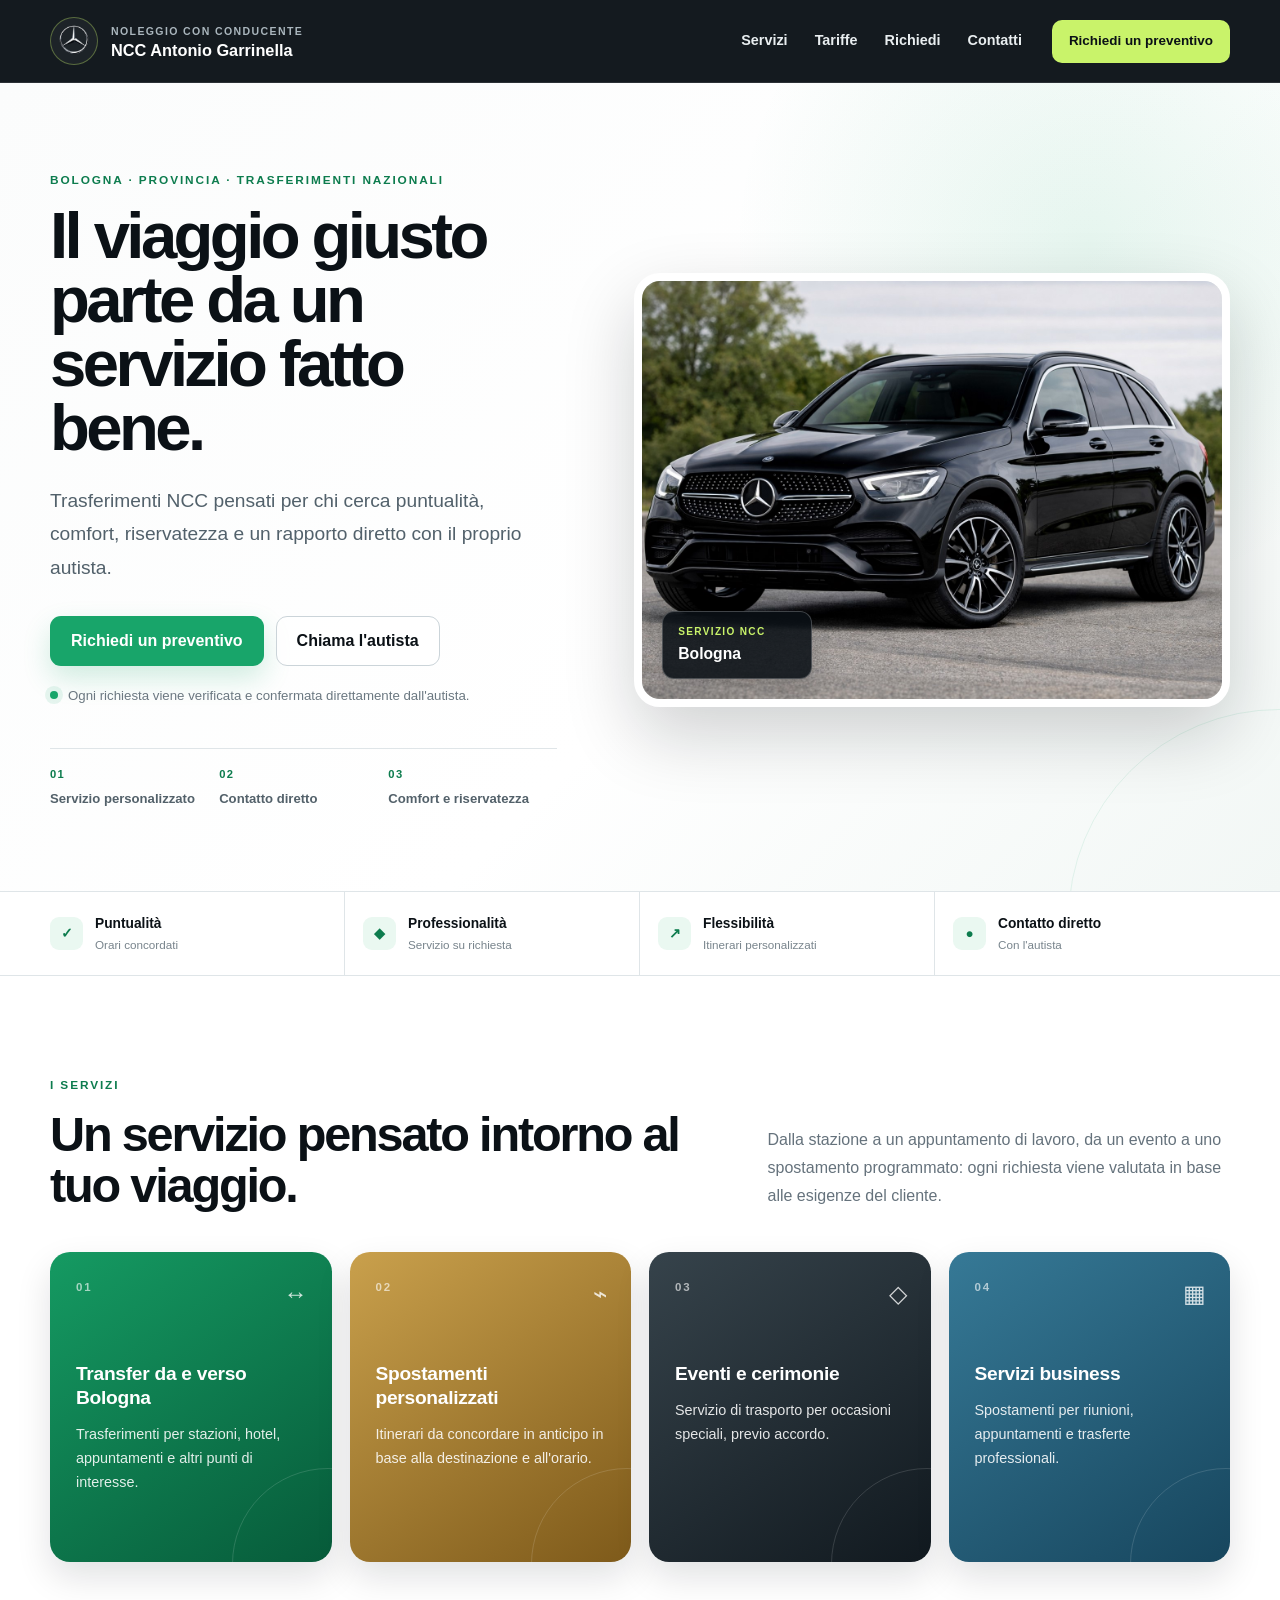
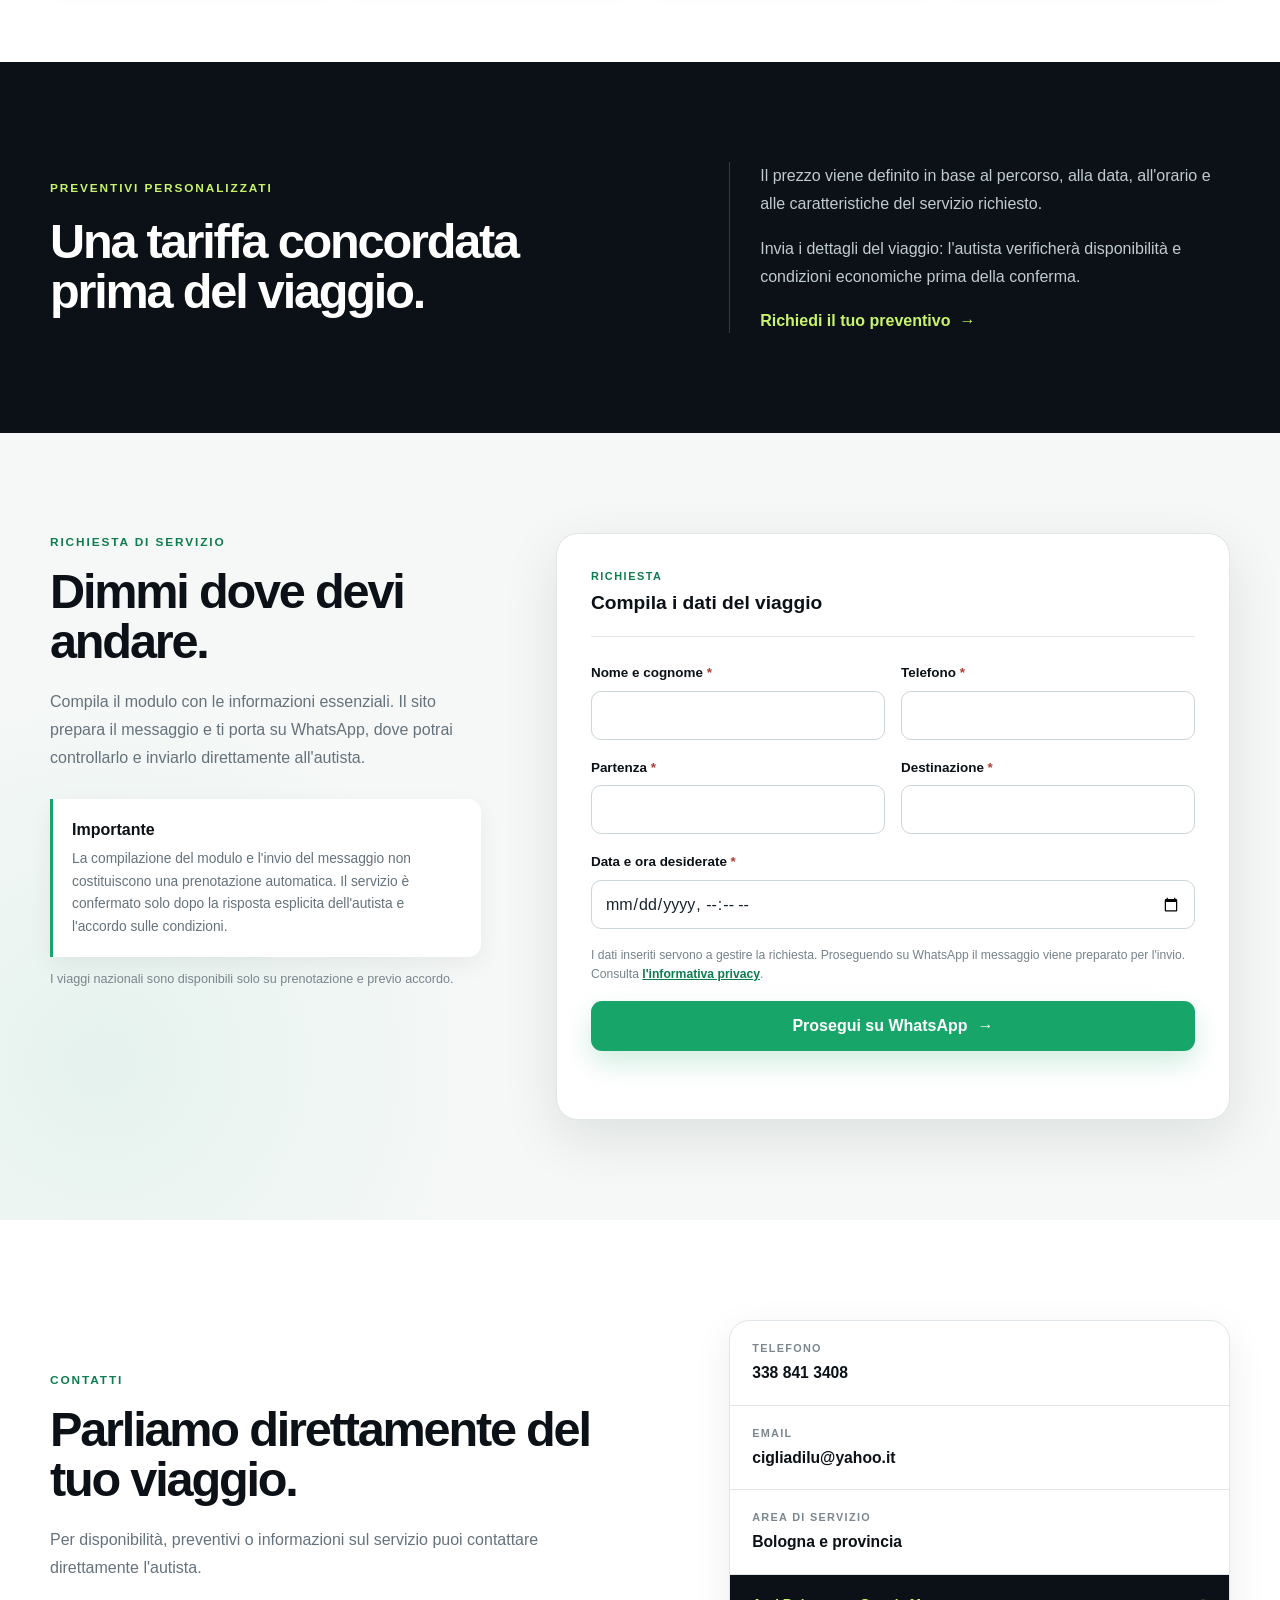
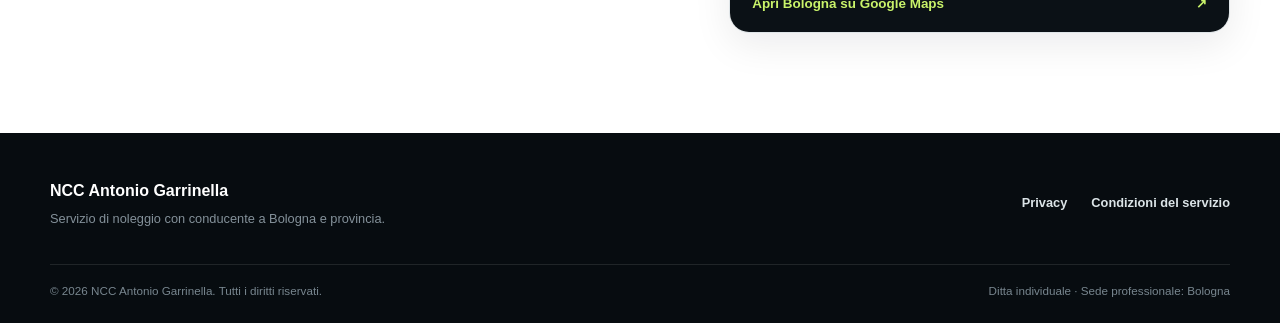
<file: index.html>
<!DOCTYPE html>
<html lang="it">
<head>
  <meta charset="UTF-8">
  <meta name="viewport" content="width=device-width, initial-scale=1">
  <meta name="theme-color" content="#0b1116">
  <meta name="description" content="NCC Antonio Garrinella a Bologna e provincia: transfer, servizi business, eventi e spostamenti personalizzati.">
  <meta name="author" content="Antonio Garrinella">
  <meta name="robots" content="index, follow">
  <title>NCC Antonio Garrinella | Noleggio con conducente a Bologna</title>
  <link rel="stylesheet" href="style.css">
  <script src="script.js" defer></script>
</head>

<body>
  <a class="skip-link" href="#contenuto">Salta al contenuto principale</a>

  <header class="site-header">
    <div class="container header-inner">
      <a class="brand" href="index.html" aria-label="NCC Antonio Garrinella - Home">
        <span class="brand-mark" aria-hidden="true">
          <img src="logo-mercedes.png" alt="" width="46" height="46">
        </span>
        <span class="brand-text">
          <span class="brand-kicker">Noleggio con conducente</span>
          <strong>NCC Antonio Garrinella</strong>
        </span>
      </a>

      <nav class="main-nav" aria-label="Navigazione principale">
        <a href="#servizi">Servizi</a>
        <a href="#tariffe">Tariffe</a>
        <a href="#prenotazione">Richiedi</a>
        <a href="#contatti">Contatti</a>
      </nav>

      <a class="header-cta" href="#prenotazione">Richiedi un preventivo</a>
    </div>
  </header>

  <main id="contenuto">
    <section class="hero" id="inizio">
      <div class="container hero-grid">
        <div class="hero-copy">
          <p class="eyebrow">Bologna · Provincia · Trasferimenti nazionali</p>
          <h1>Il viaggio giusto parte da un servizio fatto bene.</h1>
          <p class="hero-lead">
            Trasferimenti NCC pensati per chi cerca puntualità, comfort,
            riservatezza e un rapporto diretto con il proprio autista.
          </p>

          <div class="hero-actions">
            <a class="btn btn-primary" href="#prenotazione">Richiedi un preventivo</a>
            <a class="btn btn-ghost" href="tel:+393388413408">Chiama l'autista</a>
          </div>

          <div class="hero-note">
            <span class="status-dot" aria-hidden="true"></span>
            <span>Ogni richiesta viene verificata e confermata direttamente dall'autista.</span>
          </div>

          <div class="hero-points" aria-label="Punti di forza">
            <div>
              <strong>01</strong>
              <span>Servizio personalizzato</span>
            </div>
            <div>
              <strong>02</strong>
              <span>Contatto diretto</span>
            </div>
            <div>
              <strong>03</strong>
              <span>Comfort e riservatezza</span>
            </div>
          </div>
        </div>

        <div class="hero-media">
          <div class="image-frame">
            <img
              src="mercedes-glc.jpg"
              alt="Mercedes GLC utilizzata per il servizio NCC Antonio Garrinella"
              width="900"
              height="650"
            >
            <div class="image-badge">
              <span class="badge-label">Servizio NCC</span>
              <strong>Bologna</strong>
            </div>
          </div>
        </div>
      </div>
    </section>

    <section class="trust-strip" aria-label="Caratteristiche del servizio">
      <div class="container trust-grid">
        <div>
          <span class="trust-icon" aria-hidden="true">✓</span>
          <div>
            <strong>Puntualità</strong>
            <span>Orari concordati</span>
          </div>
        </div>
        <div>
          <span class="trust-icon" aria-hidden="true">◆</span>
          <div>
            <strong>Professionalità</strong>
            <span>Servizio su richiesta</span>
          </div>
        </div>
        <div>
          <span class="trust-icon" aria-hidden="true">↗</span>
          <div>
            <strong>Flessibilità</strong>
            <span>Itinerari personalizzati</span>
          </div>
        </div>
        <div>
          <span class="trust-icon" aria-hidden="true">●</span>
          <div>
            <strong>Contatto diretto</strong>
            <span>Con l'autista</span>
          </div>
        </div>
      </div>
    </section>

    <section class="section services-section" id="servizi">
      <div class="container">
        <div class="section-heading split-heading">
          <div>
            <p class="eyebrow">I servizi</p>
            <h2>Un servizio pensato intorno al tuo viaggio.</h2>
          </div>
          <p>
            Dalla stazione a un appuntamento di lavoro, da un evento a uno
            spostamento programmato: ogni richiesta viene valutata in base
            alle esigenze del cliente.
          </p>
        </div>

        <div class="service-grid">
          <article class="service-card service-green">
            <span class="service-number">01</span>
            <div class="service-icon" aria-hidden="true">↔</div>
            <h3>Transfer da e verso Bologna</h3>
            <p>Trasferimenti per stazioni, hotel, appuntamenti e altri punti di interesse.</p>
          </article>

          <article class="service-card service-gold">
            <span class="service-number">02</span>
            <div class="service-icon" aria-hidden="true">⌁</div>
            <h3>Spostamenti personalizzati</h3>
            <p>Itinerari da concordare in anticipo in base alla destinazione e all'orario.</p>
          </article>

          <article class="service-card service-dark">
            <span class="service-number">03</span>
            <div class="service-icon" aria-hidden="true">◇</div>
            <h3>Eventi e cerimonie</h3>
            <p>Servizio di trasporto per occasioni speciali, previo accordo.</p>
          </article>

          <article class="service-card service-blue">
            <span class="service-number">04</span>
            <div class="service-icon" aria-hidden="true">▦</div>
            <h3>Servizi business</h3>
            <p>Spostamenti per riunioni, appuntamenti e trasferte professionali.</p>
          </article>
        </div>
      </div>
    </section>

    <section class="section quote-section" id="tariffe">
      <div class="container quote-grid">
        <div>
          <p class="eyebrow">Preventivi personalizzati</p>
          <h2>Una tariffa concordata prima del viaggio.</h2>
        </div>
        <div>
          <p>
            Il prezzo viene definito in base al percorso, alla data, all'orario
            e alle caratteristiche del servizio richiesto.
          </p>
          <p>
            Invia i dettagli del viaggio: l'autista verificherà disponibilità
            e condizioni economiche prima della conferma.
          </p>
          <a class="text-link" href="#prenotazione">Richiedi il tuo preventivo <span aria-hidden="true">→</span></a>
        </div>
      </div>
    </section>

    <section class="section booking-section" id="prenotazione">
      <div class="container booking-grid">
        <div class="booking-intro">
          <p class="eyebrow">Richiesta di servizio</p>
          <h2>Dimmi dove devi andare.</h2>
          <p>
            Compila il modulo con le informazioni essenziali. Il sito prepara
            il messaggio e ti porta su WhatsApp, dove potrai controllarlo e
            inviarlo direttamente all'autista.
          </p>

          <div class="confirmation-box">
            <strong>Importante</strong>
            <p>
              La compilazione del modulo e l'invio del messaggio non costituiscono
              una prenotazione automatica. Il servizio è confermato solo dopo
              la risposta esplicita dell'autista e l'accordo sulle condizioni.
            </p>
          </div>

          <p class="small-note">
            I viaggi nazionali sono disponibili solo su prenotazione e previo accordo.
          </p>
        </div>

        <form id="booking-form" class="booking-form" novalidate>
          <div class="form-heading">
            <span>Richiesta</span>
            <strong>Compila i dati del viaggio</strong>
          </div>

          <div class="form-row">
            <div class="field">
              <label for="nome">Nome e cognome <span aria-hidden="true">*</span></label>
              <input id="nome" name="nome" type="text" autocomplete="name" maxlength="100" required>
            </div>

            <div class="field">
              <label for="telefono">Telefono <span aria-hidden="true">*</span></label>
              <input id="telefono" name="telefono" type="tel" autocomplete="tel" inputmode="tel" maxlength="25" required>
            </div>
          </div>

          <div class="form-row">
            <div class="field">
              <label for="partenza">Partenza <span aria-hidden="true">*</span></label>
              <input id="partenza" name="partenza" type="text" autocomplete="street-address" maxlength="200" required>
            </div>

            <div class="field">
              <label for="destinazione">Destinazione <span aria-hidden="true">*</span></label>
              <input id="destinazione" name="destinazione" type="text" maxlength="200" required>
            </div>
          </div>

          <div class="field">
            <label for="data">Data e ora desiderate <span aria-hidden="true">*</span></label>
            <input id="data" name="data" type="datetime-local" required>
          </div>

          <p class="privacy-note">
            I dati inseriti servono a gestire la richiesta. Proseguendo su WhatsApp
            il messaggio viene preparato per l'invio. Consulta
            <a href="privacy.html">l'informativa privacy</a>.
          </p>

          <button class="btn btn-primary btn-full" type="submit">
            Prosegui su WhatsApp <span aria-hidden="true">→</span>
          </button>

          <p id="form-status" class="form-status" role="status" aria-live="polite"></p>
        </form>
      </div>
    </section>

    <section class="section contact-section" id="contatti">
      <div class="container contact-grid">
        <div>
          <p class="eyebrow">Contatti</p>
          <h2>Parliamo direttamente del tuo viaggio.</h2>
          <p class="contact-lead">
            Per disponibilità, preventivi o informazioni sul servizio puoi
            contattare direttamente l'autista.
          </p>
        </div>

        <div class="contact-card">
          <a class="contact-line" href="tel:+393388413408">
            <span class="contact-label">Telefono</span>
            <strong>338 841 3408</strong>
          </a>
          <a class="contact-line" href="mailto:cigliadilu@yahoo.it">
            <span class="contact-label">Email</span>
            <strong>cigliadilu@yahoo.it</strong>
          </a>
          <div class="contact-line">
            <span class="contact-label">Area di servizio</span>
            <strong>Bologna e provincia</strong>
          </div>
          <a
            class="contact-map"
            href="https://www.google.com/maps/search/?api=1&query=Bologna"
            target="_blank"
            rel="noopener noreferrer"
          >
            Apri Bologna su Google Maps <span aria-hidden="true">↗</span>
          </a>
        </div>
      </div>
    </section>
  </main>

  <footer class="site-footer">
    <div class="container footer-top">
      <div>
        <div class="footer-brand">NCC Antonio Garrinella</div>
        <p>Servizio di noleggio con conducente a Bologna e provincia.</p>
      </div>

      <nav aria-label="Informazioni legali">
        <a href="privacy.html">Privacy</a>
        <a href="condizioni_finale (1).html">Condizioni del servizio</a>
      </nav>
    </div>

    <div class="container footer-bottom">
      <p>© <span id="year"></span> NCC Antonio Garrinella. Tutti i diritti riservati.</p>
      <p>Ditta individuale · Sede professionale: Bologna</p>
    </div>
  </footer>
</body>
</html>
</file>
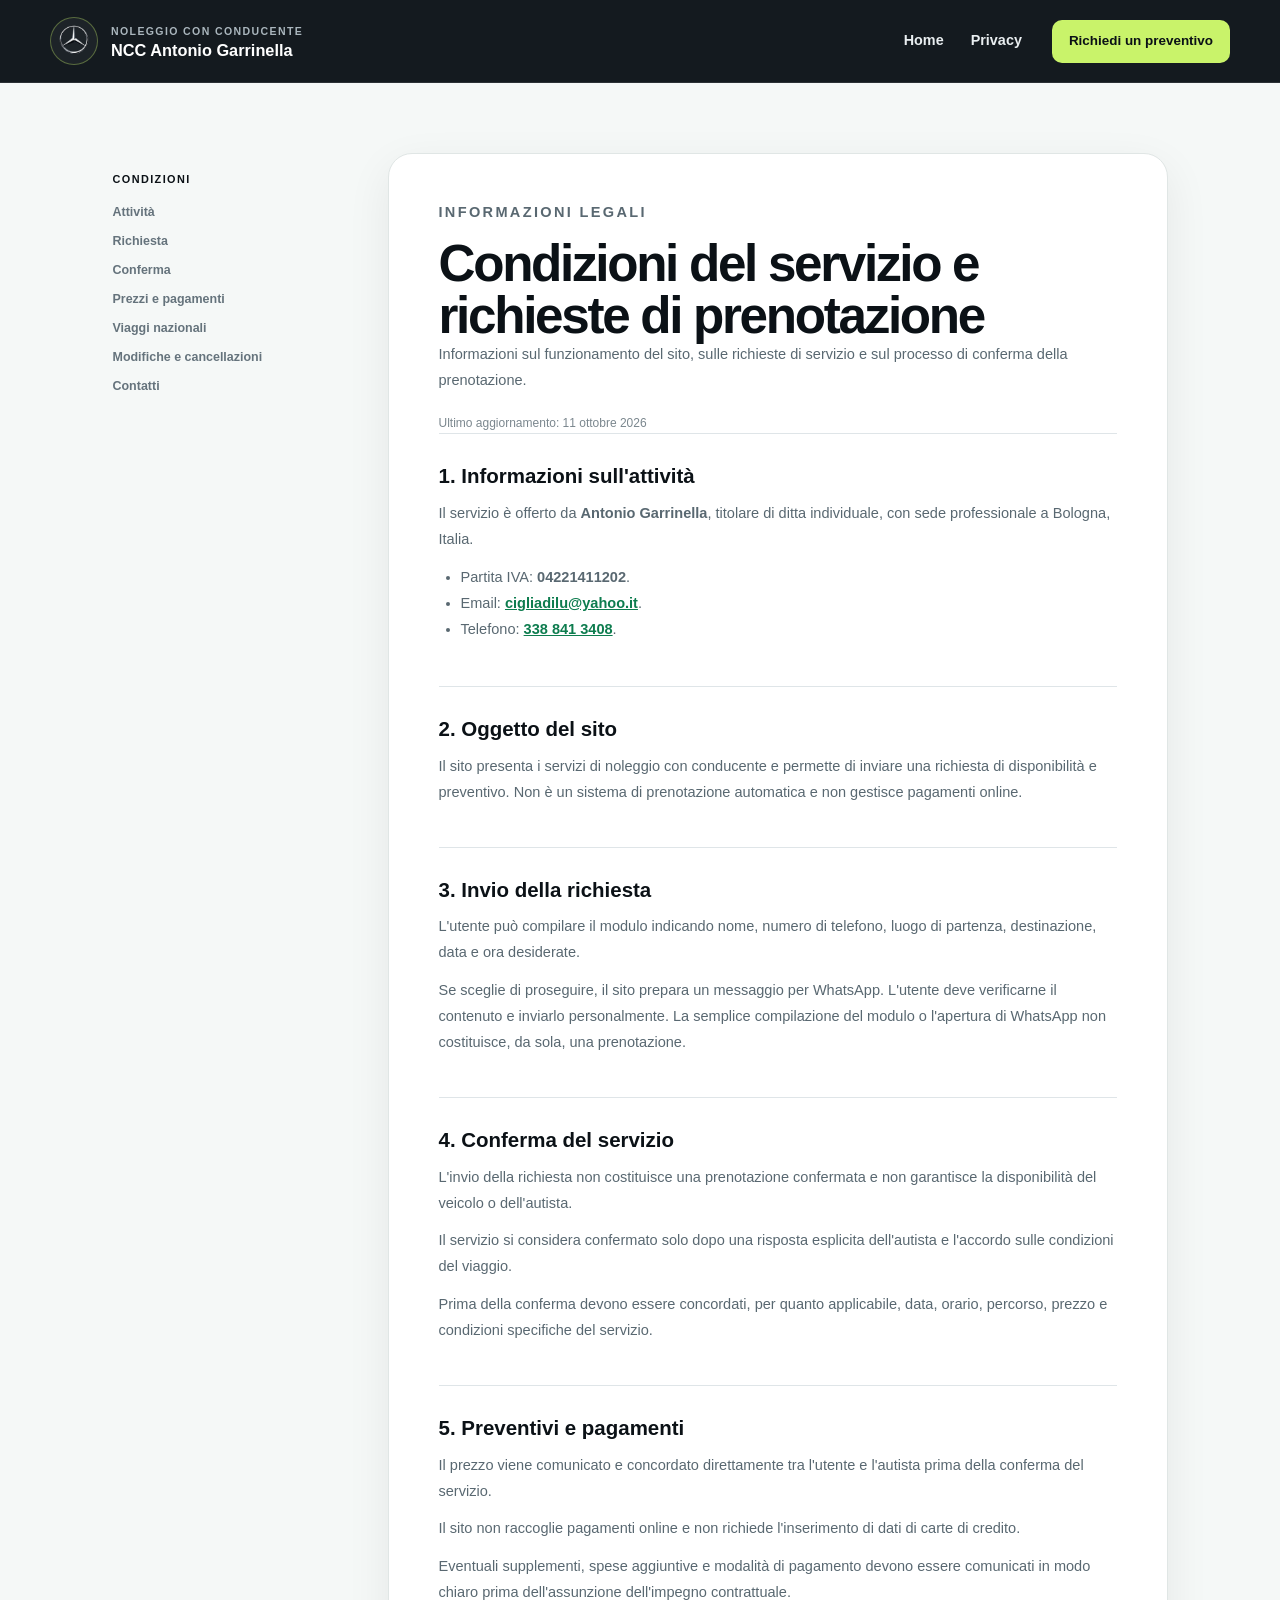
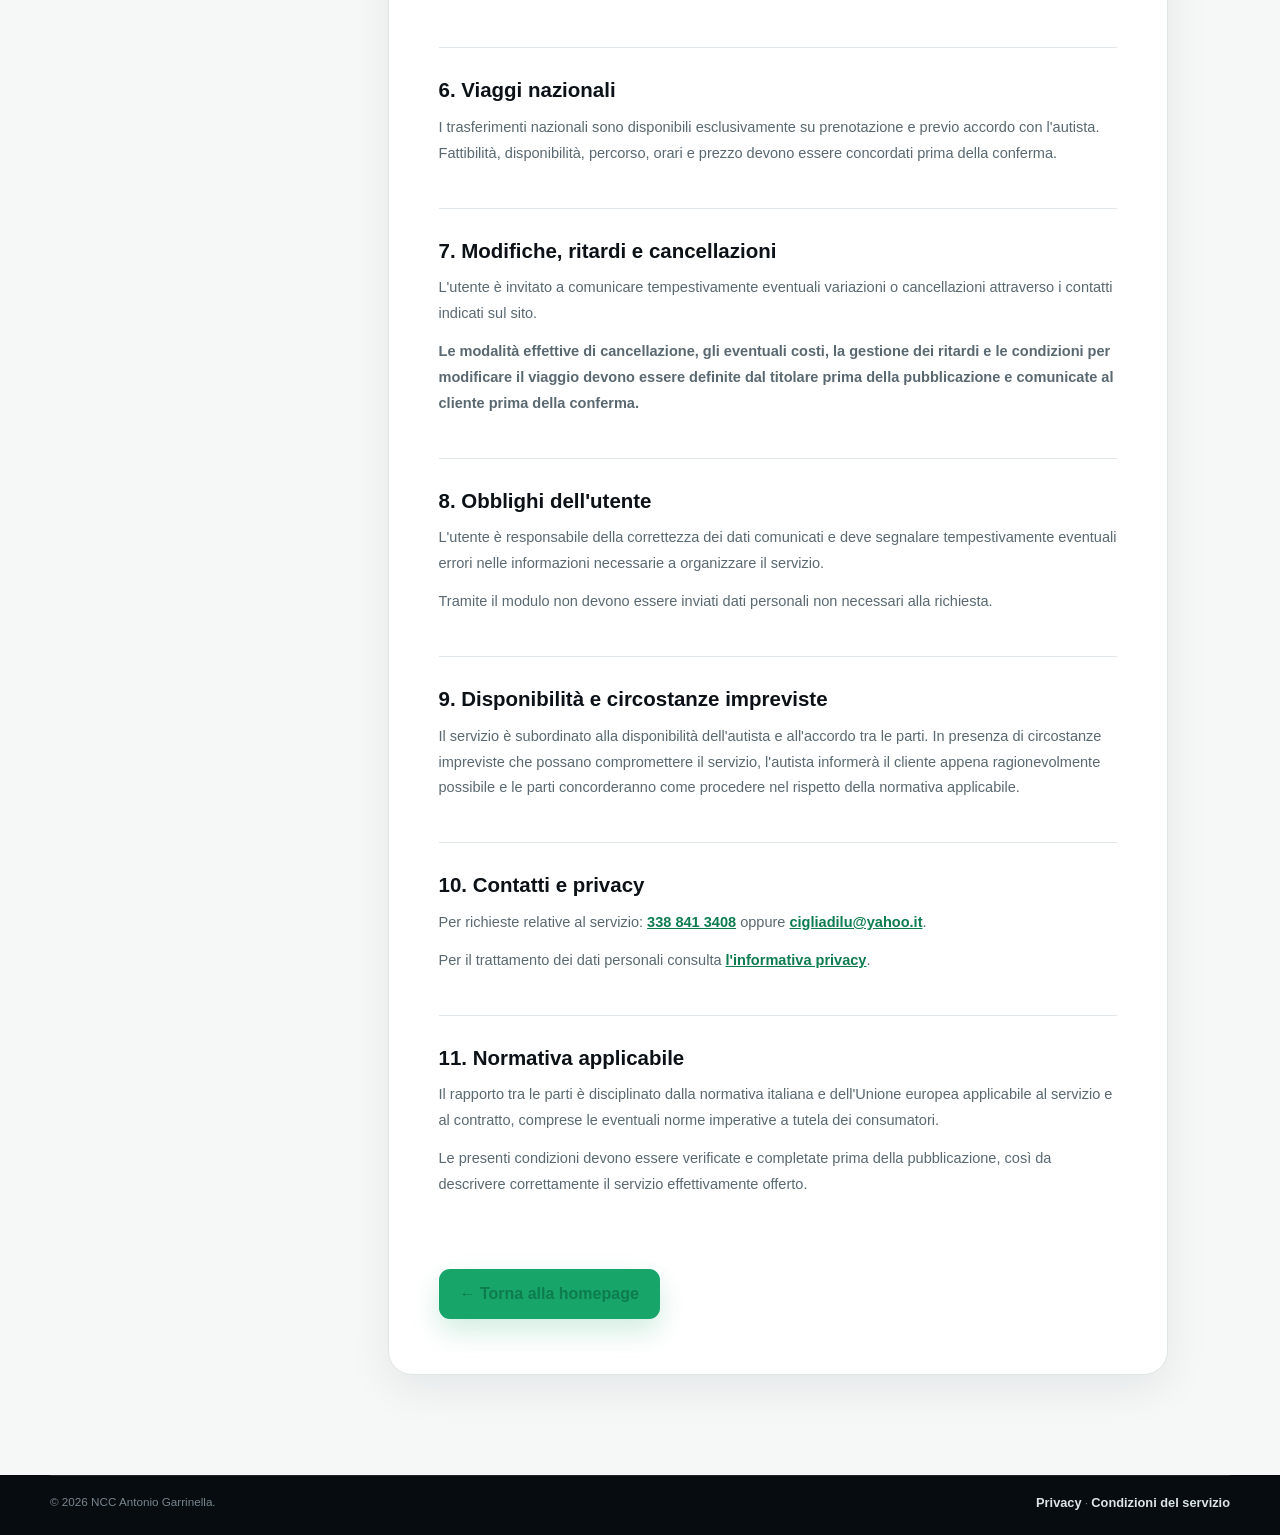
<file: condizioni_finale (1).html>
<!DOCTYPE html>
<html lang="it">
<head>
  <meta charset="UTF-8">
  <meta name="viewport" content="width=device-width, initial-scale=1">
  <meta name="robots" content="index, follow">
  <meta name="description" content="Condizioni del servizio e richieste di prenotazione di NCC Antonio Garrinella.">
  <title>Condizioni del servizio | NCC Antonio Garrinella</title>
  <link rel="stylesheet" href="style.css">
  <script src="script.js" defer></script>
</head>

<body>
  <a class="skip-link" href="#contenuto">Salta al contenuto principale</a>

  <header class="site-header">
    <div class="container header-inner">
      <a class="brand" href="index.html" aria-label="NCC Antonio Garrinella - Home">
        <span class="brand-mark" aria-hidden="true">
          <img src="logo-mercedes.png" alt="" width="46" height="46">
        </span>
        <span class="brand-text">
          <span class="brand-kicker">Noleggio con conducente</span>
          <strong>NCC Antonio Garrinella</strong>
        </span>
      </a>
      <nav class="main-nav" aria-label="Navigazione legale">
        <a href="index.html">Home</a>
        <a href="privacy.html">Privacy</a>
      </nav>
      <a class="header-cta" href="index.html#prenotazione">Richiedi un preventivo</a>
    </div>
  </header>

  <main id="contenuto" class="legal-main">
    <div class="container legal-layout">
      <aside class="legal-sidebar" aria-label="Indice della pagina">
        <span>Condizioni</span>
        <a href="#attivita">Attività</a>
        <a href="#richiesta">Richiesta</a>
        <a href="#conferma">Conferma</a>
        <a href="#prezzo">Prezzi e pagamenti</a>
        <a href="#nazionali">Viaggi nazionali</a>
        <a href="#modifiche">Modifiche e cancellazioni</a>
        <a href="#contatti-legali">Contatti</a>
      </aside>

      <article class="legal-content">
        <p class="eyebrow">Informazioni legali</p>
        <h1>Condizioni del servizio e richieste di prenotazione</h1>
        <p class="legal-intro">
          Informazioni sul funzionamento del sito, sulle richieste di servizio
          e sul processo di conferma della prenotazione.
        </p>

        <div class="legal-meta">
          <span>Ultimo aggiornamento: 11 ottobre 2026</span>
        </div>


        <section id="attivita">
          <h2>1. Informazioni sull'attività</h2>
          <p>
            Il servizio è offerto da <strong>Antonio Garrinella</strong>,
            titolare di ditta individuale, con sede professionale a Bologna,
            Italia.
          </p>
          <ul>
            <li>Partita IVA: <strong>04221411202</strong>.</li>
            <li>Email: <a href="mailto:cigliadilu@yahoo.it">cigliadilu@yahoo.it</a>.</li>
            <li>Telefono: <a href="tel:+393388413408">338 841 3408</a>.</li>
          </ul>
        </section>

        <section>
          <h2>2. Oggetto del sito</h2>
          <p>
            Il sito presenta i servizi di noleggio con conducente e permette
            di inviare una richiesta di disponibilità e preventivo. Non è un
            sistema di prenotazione automatica e non gestisce pagamenti online.
          </p>
        </section>

        <section id="richiesta">
          <h2>3. Invio della richiesta</h2>
          <p>
            L'utente può compilare il modulo indicando nome, numero di telefono,
            luogo di partenza, destinazione, data e ora desiderate.
          </p>
          <p>
            Se sceglie di proseguire, il sito prepara un messaggio per WhatsApp.
            L'utente deve verificarne il contenuto e inviarlo personalmente.
            La semplice compilazione del modulo o l'apertura di WhatsApp non
            costituisce, da sola, una prenotazione.
          </p>
        </section>

        <section id="conferma">
          <h2>4. Conferma del servizio</h2>
          <p>
            L'invio della richiesta non costituisce una prenotazione confermata
            e non garantisce la disponibilità del veicolo o dell'autista.
          </p>
          <p>
            Il servizio si considera confermato solo dopo una risposta esplicita
            dell'autista e l'accordo sulle condizioni del viaggio.
          </p>
          <p>
            Prima della conferma devono essere concordati, per quanto applicabile,
            data, orario, percorso, prezzo e condizioni specifiche del servizio.
          </p>
        </section>

        <section id="prezzo">
          <h2>5. Preventivi e pagamenti</h2>
          <p>
            Il prezzo viene comunicato e concordato direttamente tra l'utente
            e l'autista prima della conferma del servizio.
          </p>
          <p>
            Il sito non raccoglie pagamenti online e non richiede l'inserimento
            di dati di carte di credito.
          </p>
          <p>
            Eventuali supplementi, spese aggiuntive e modalità di pagamento
            devono essere comunicati in modo chiaro prima dell'assunzione
            dell'impegno contrattuale.
          </p>
        </section>

        <section id="nazionali">
          <h2>6. Viaggi nazionali</h2>
          <p>
            I trasferimenti nazionali sono disponibili esclusivamente su
            prenotazione e previo accordo con l'autista. Fattibilità,
            disponibilità, percorso, orari e prezzo devono essere concordati
            prima della conferma.
          </p>
        </section>

        <section id="modifiche">
          <h2>7. Modifiche, ritardi e cancellazioni</h2>
          <p>
            L'utente è invitato a comunicare tempestivamente eventuali
            variazioni o cancellazioni attraverso i contatti indicati sul sito.
          </p>
          <p>
            <strong>
              Le modalità effettive di cancellazione, gli eventuali costi,
              la gestione dei ritardi e le condizioni per modificare il viaggio
              devono essere definite dal titolare prima della pubblicazione
              e comunicate al cliente prima della conferma.
            </strong>
          </p>
        </section>

        <section>
          <h2>8. Obblighi dell'utente</h2>
          <p>
            L'utente è responsabile della correttezza dei dati comunicati e deve
            segnalare tempestivamente eventuali errori nelle informazioni
            necessarie a organizzare il servizio.
          </p>
          <p>
            Tramite il modulo non devono essere inviati dati personali non
            necessari alla richiesta.
          </p>
        </section>

        <section>
          <h2>9. Disponibilità e circostanze impreviste</h2>
          <p>
            Il servizio è subordinato alla disponibilità dell'autista e
            all'accordo tra le parti. In presenza di circostanze impreviste
            che possano compromettere il servizio, l'autista informerà il
            cliente appena ragionevolmente possibile e le parti concorderanno
            come procedere nel rispetto della normativa applicabile.
          </p>
        </section>

        <section id="contatti-legali">
          <h2>10. Contatti e privacy</h2>
          <p>
            Per richieste relative al servizio:
            <a href="tel:+393388413408">338 841 3408</a> oppure
            <a href="mailto:cigliadilu@yahoo.it">cigliadilu@yahoo.it</a>.
          </p>
          <p>
            Per il trattamento dei dati personali consulta
            <a href="privacy.html">l'informativa privacy</a>.
          </p>
        </section>

        <section>
          <h2>11. Normativa applicabile</h2>
          <p>
            Il rapporto tra le parti è disciplinato dalla normativa italiana
            e dell'Unione europea applicabile al servizio e al contratto,
            comprese le eventuali norme imperative a tutela dei consumatori.
          </p>
          <p>
            Le presenti condizioni devono essere verificate e completate prima
            della pubblicazione, così da descrivere correttamente il servizio
            effettivamente offerto.
          </p>
        </section>

        <div class="legal-back">
          <a class="btn btn-primary" href="index.html">← Torna alla homepage</a>
        </div>
      </article>
    </div>
  </main>

  <footer class="site-footer">
    <div class="container footer-bottom">
      <p>© <span id="year"></span> NCC Antonio Garrinella.</p>
      <p><a href="privacy.html">Privacy</a> · <a href="condizioni.html">Condizioni del servizio</a></p>
    </div>
  </footer>
</body>
</html>
</file>
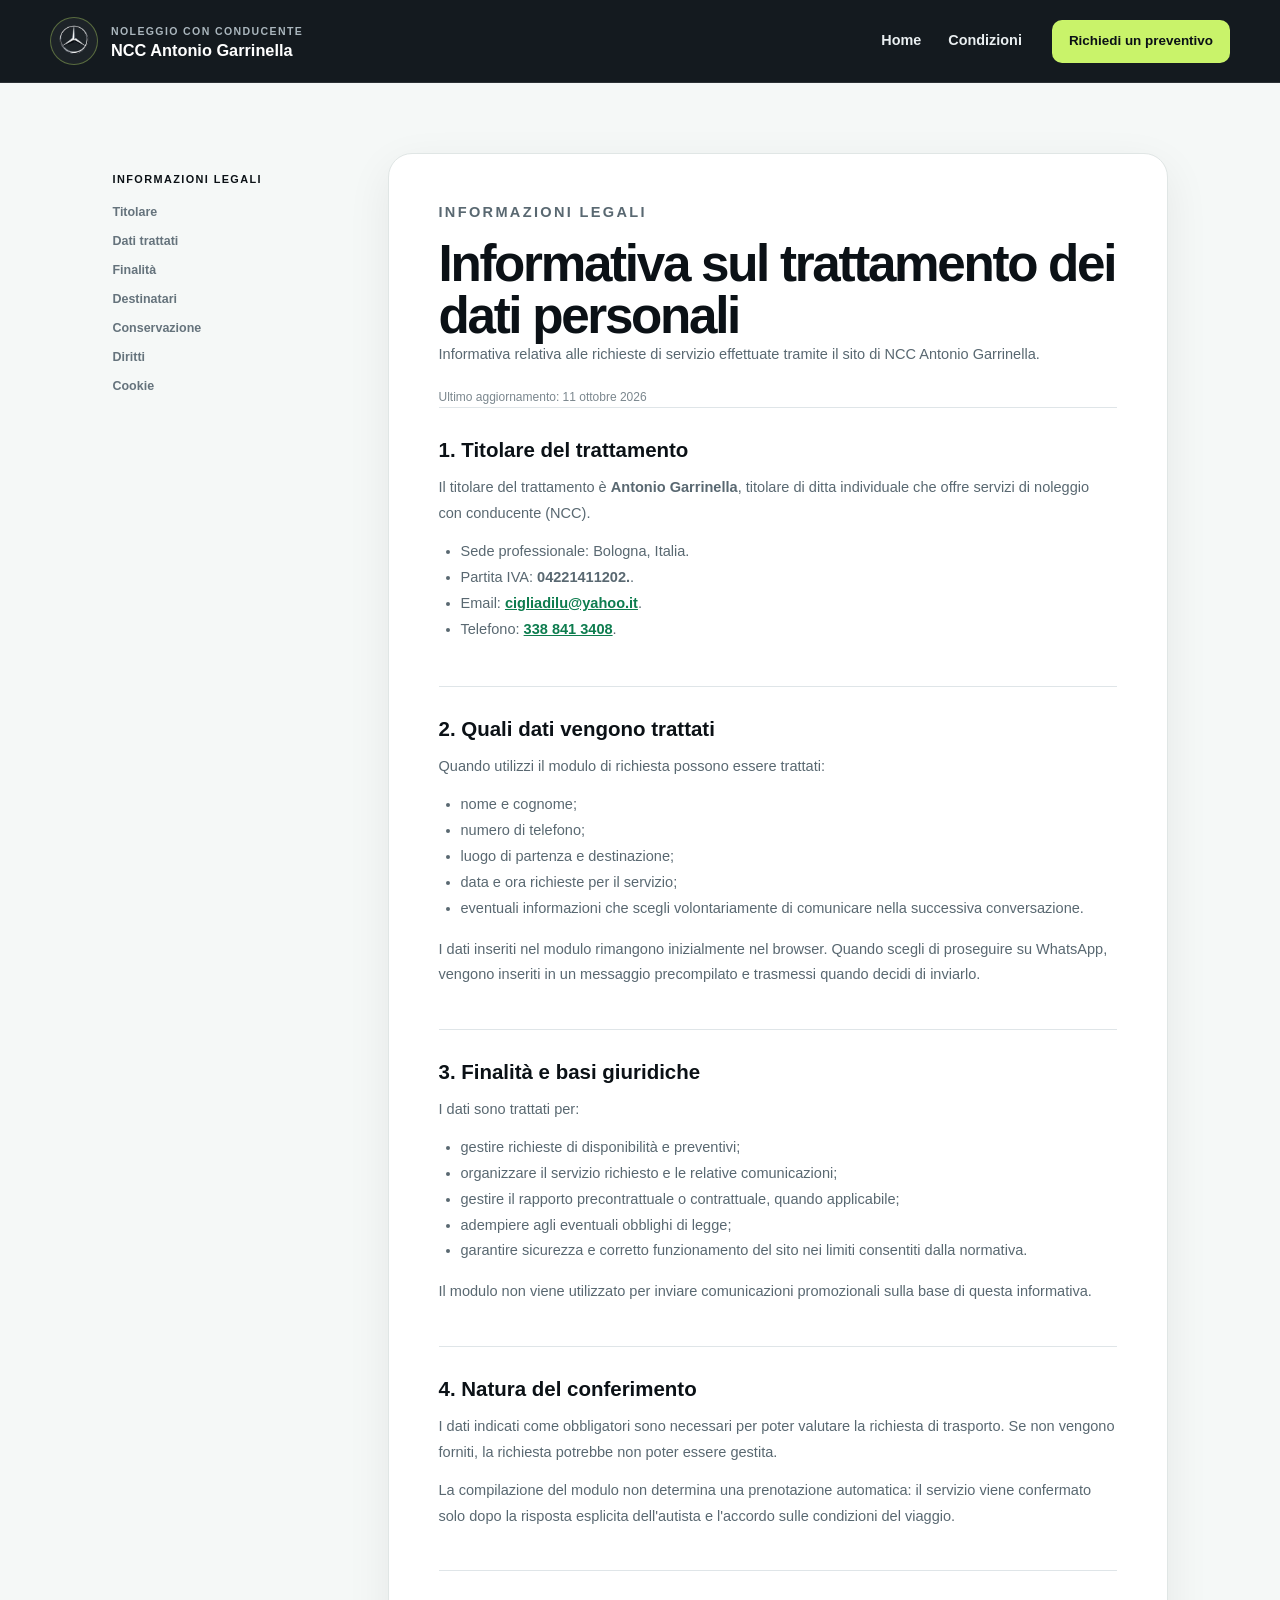
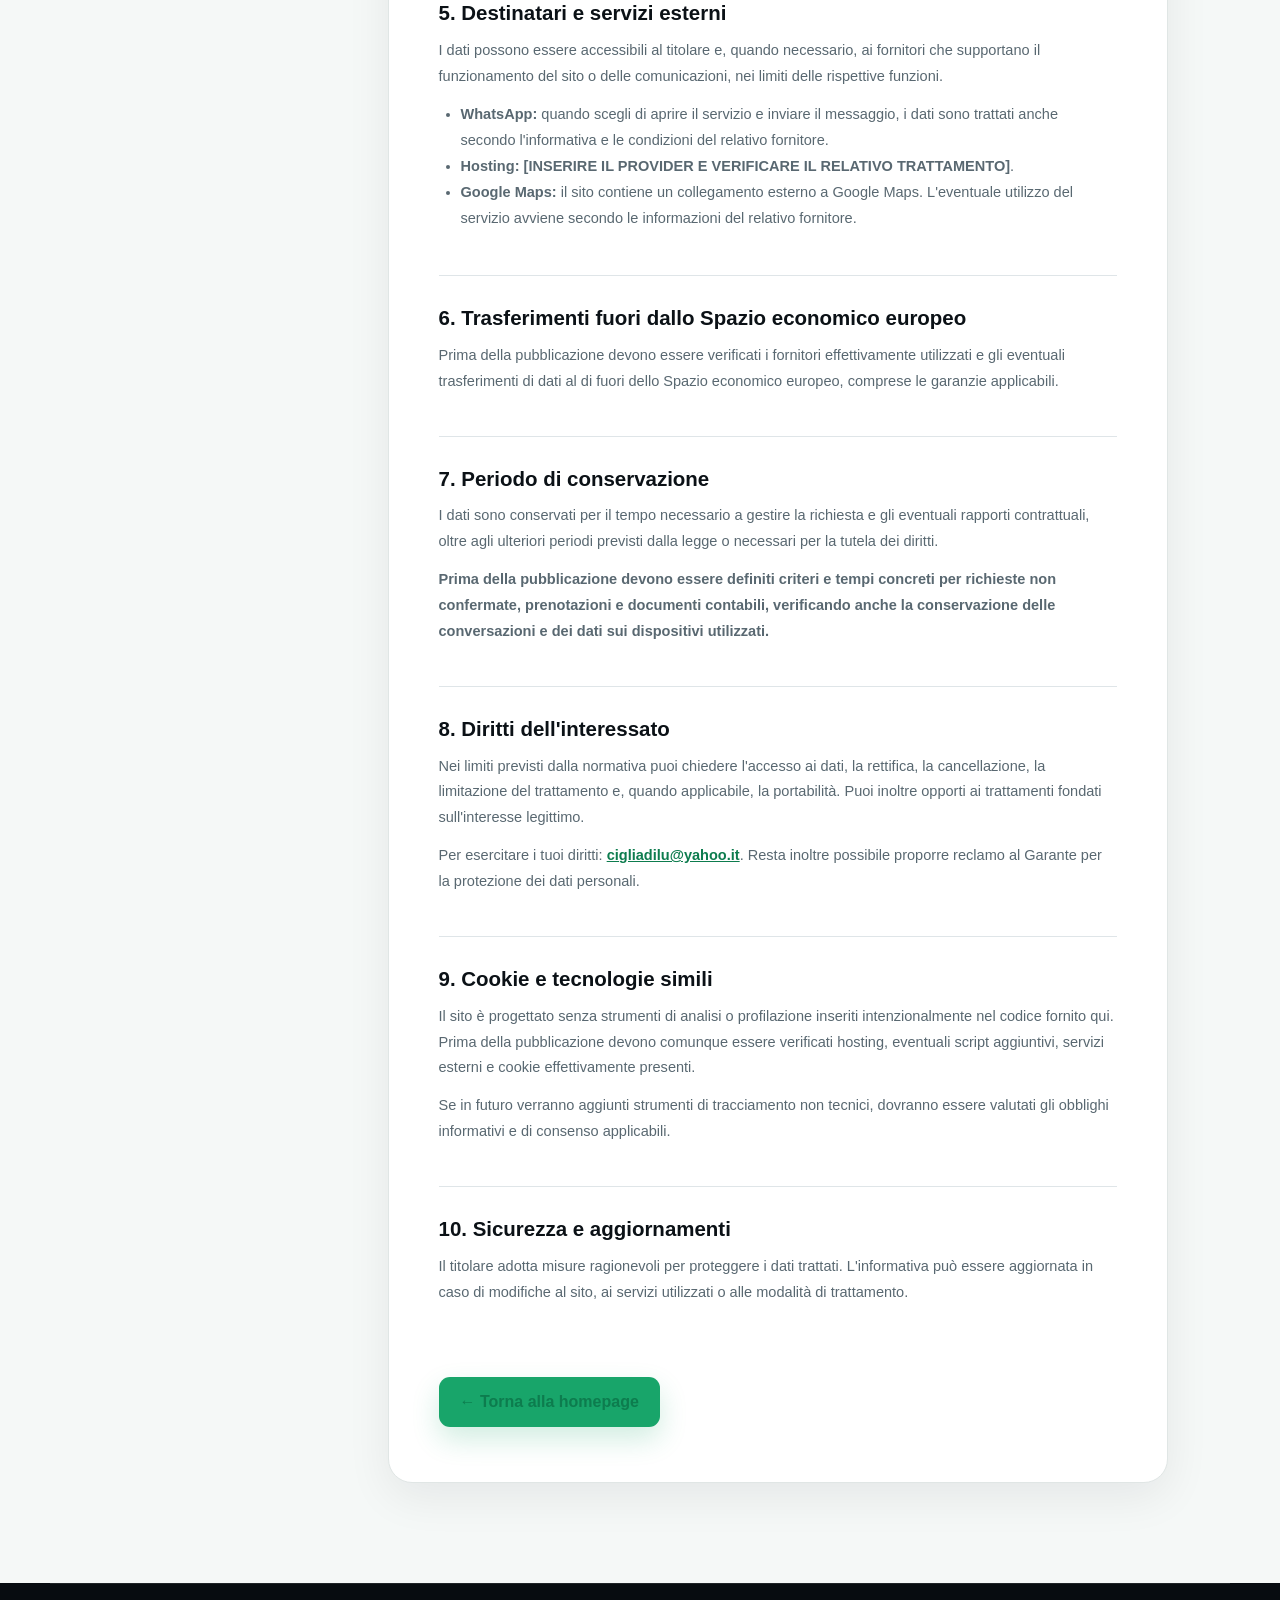
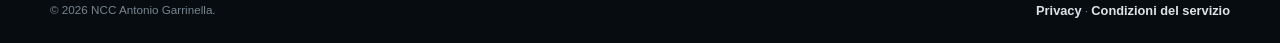
<file: privacy.html>
<!DOCTYPE html>
<html lang="it">
<head>
  <meta charset="UTF-8">
  <meta name="viewport" content="width=device-width, initial-scale=1">
  <meta name="robots" content="index, follow">
  <meta name="description" content="Informativa sul trattamento dei dati personali per NCC Antonio Garrinella.">
  <title>Privacy | NCC Antonio Garrinella</title>
  <link rel="stylesheet" href="style.css">
  <script src="script.js" defer></script>
</head>

<body>
  <a class="skip-link" href="#contenuto">Salta al contenuto principale</a>

  <header class="site-header">
    <div class="container header-inner">
      <a class="brand" href="index.html" aria-label="NCC Antonio Garrinella - Home">
        <span class="brand-mark" aria-hidden="true">
          <img src="logo-mercedes.png" alt="" width="46" height="46">
        </span>
        <span class="brand-text">
          <span class="brand-kicker">Noleggio con conducente</span>
          <strong>NCC Antonio Garrinella</strong>
        </span>
      </a>
      <nav class="main-nav" aria-label="Navigazione legale">
        <a href="index.html">Home</a>
        <a href="condizioni.html">Condizioni</a>
      </nav>
      <a class="header-cta" href="index.html#prenotazione">Richiedi un preventivo</a>
    </div>
  </header>

  <main id="contenuto" class="legal-main">
    <div class="container legal-layout">
      <aside class="legal-sidebar" aria-label="Indice della pagina">
        <span>Informazioni legali</span>
        <a href="#titolare">Titolare</a>
        <a href="#dati">Dati trattati</a>
        <a href="#finalita">Finalità</a>
        <a href="#destinatari">Destinatari</a>
        <a href="#conservazione">Conservazione</a>
        <a href="#diritti">Diritti</a>
        <a href="#cookie">Cookie</a>
      </aside>

      <article class="legal-content">
        <p class="eyebrow">Informazioni legali</p>
        <h1>Informativa sul trattamento dei dati personali</h1>
        <p class="legal-intro">
          Informativa relativa alle richieste di servizio effettuate tramite
          il sito di NCC Antonio Garrinella.
        </p>

        <div class="legal-meta">
          <span>Ultimo aggiornamento: 11 ottobre 2026</span>
        </div>

        <section id="titolare">
          <h2>1. Titolare del trattamento</h2>
          <p>
            Il titolare del trattamento è <strong>Antonio Garrinella</strong>,
            titolare di ditta individuale che offre servizi di noleggio con
            conducente (NCC).
          </p>
          <ul>
            <li>Sede professionale: Bologna, Italia.</li>
            <li>Partita IVA: <strong>04221411202.</strong>.</li>
            <li>Email: <a href="mailto:cigliadilu@yahoo.it">cigliadilu@yahoo.it</a>.</li>
            <li>Telefono: <a href="tel:+393388413408">338 841 3408</a>.</li>
          </ul>
        </section>

        <section id="dati">
          <h2>2. Quali dati vengono trattati</h2>
          <p>Quando utilizzi il modulo di richiesta possono essere trattati:</p>
          <ul>
            <li>nome e cognome;</li>
            <li>numero di telefono;</li>
            <li>luogo di partenza e destinazione;</li>
            <li>data e ora richieste per il servizio;</li>
            <li>eventuali informazioni che scegli volontariamente di comunicare nella successiva conversazione.</li>
          </ul>
          <p>
            I dati inseriti nel modulo rimangono inizialmente nel browser.
            Quando scegli di proseguire su WhatsApp, vengono inseriti in un
            messaggio precompilato e trasmessi quando decidi di inviarlo.
          </p>
        </section>

        <section id="finalita">
          <h2>3. Finalità e basi giuridiche</h2>
          <p>I dati sono trattati per:</p>
          <ul>
            <li>gestire richieste di disponibilità e preventivi;</li>
            <li>organizzare il servizio richiesto e le relative comunicazioni;</li>
            <li>gestire il rapporto precontrattuale o contrattuale, quando applicabile;</li>
            <li>adempiere agli eventuali obblighi di legge;</li>
            <li>garantire sicurezza e corretto funzionamento del sito nei limiti consentiti dalla normativa.</li>
          </ul>
          <p>
            Il modulo non viene utilizzato per inviare comunicazioni
            promozionali sulla base di questa informativa.
          </p>
        </section>

        <section>
          <h2>4. Natura del conferimento</h2>
          <p>
            I dati indicati come obbligatori sono necessari per poter valutare
            la richiesta di trasporto. Se non vengono forniti, la richiesta
            potrebbe non poter essere gestita.
          </p>
          <p>
            La compilazione del modulo non determina una prenotazione automatica:
            il servizio viene confermato solo dopo la risposta esplicita
            dell'autista e l'accordo sulle condizioni del viaggio.
          </p>
        </section>

        <section id="destinatari">
          <h2>5. Destinatari e servizi esterni</h2>
          <p>
            I dati possono essere accessibili al titolare e, quando necessario,
            ai fornitori che supportano il funzionamento del sito o delle
            comunicazioni, nei limiti delle rispettive funzioni.
          </p>
          <ul>
            <li>
              <strong>WhatsApp:</strong> quando scegli di aprire il servizio e
              inviare il messaggio, i dati sono trattati anche secondo
              l'informativa e le condizioni del relativo fornitore.
            </li>
            <li>
              <strong>Hosting:</strong>
              <strong>[INSERIRE IL PROVIDER E VERIFICARE IL RELATIVO TRATTAMENTO]</strong>.
            </li>
            <li>
              <strong>Google Maps:</strong> il sito contiene un collegamento
              esterno a Google Maps. L'eventuale utilizzo del servizio avviene
              secondo le informazioni del relativo fornitore.
            </li>
          </ul>
        </section>

        <section>
          <h2>6. Trasferimenti fuori dallo Spazio economico europeo</h2>
          <p>
            Prima della pubblicazione devono essere verificati i fornitori
            effettivamente utilizzati e gli eventuali trasferimenti di dati
            al di fuori dello Spazio economico europeo, comprese le garanzie
            applicabili.
          </p>
        </section>

        <section id="conservazione">
          <h2>7. Periodo di conservazione</h2>
          <p>
            I dati sono conservati per il tempo necessario a gestire la
            richiesta e gli eventuali rapporti contrattuali, oltre agli
            ulteriori periodi previsti dalla legge o necessari per la tutela
            dei diritti.
          </p>
          <p>
            <strong>
              Prima della pubblicazione devono essere definiti criteri e tempi
              concreti per richieste non confermate, prenotazioni e documenti
              contabili, verificando anche la conservazione delle conversazioni
              e dei dati sui dispositivi utilizzati.
            </strong>
          </p>
        </section>

        <section id="diritti">
          <h2>8. Diritti dell'interessato</h2>
          <p>
            Nei limiti previsti dalla normativa puoi chiedere l'accesso ai dati,
            la rettifica, la cancellazione, la limitazione del trattamento e,
            quando applicabile, la portabilità. Puoi inoltre opporti ai
            trattamenti fondati sull'interesse legittimo.
          </p>
          <p>
            Per esercitare i tuoi diritti:
            <a href="mailto:cigliadilu@yahoo.it">cigliadilu@yahoo.it</a>.
            Resta inoltre possibile proporre reclamo al Garante per la
            protezione dei dati personali.
          </p>
        </section>

        <section id="cookie">
          <h2>9. Cookie e tecnologie simili</h2>
          <p>
            Il sito è progettato senza strumenti di analisi o profilazione
            inseriti intenzionalmente nel codice fornito qui. Prima della
            pubblicazione devono comunque essere verificati hosting, eventuali
            script aggiuntivi, servizi esterni e cookie effettivamente presenti.
          </p>
          <p>
            Se in futuro verranno aggiunti strumenti di tracciamento non
            tecnici, dovranno essere valutati gli obblighi informativi e di
            consenso applicabili.
          </p>
        </section>

        <section>
          <h2>10. Sicurezza e aggiornamenti</h2>
          <p>
            Il titolare adotta misure ragionevoli per proteggere i dati trattati.
            L'informativa può essere aggiornata in caso di modifiche al sito,
            ai servizi utilizzati o alle modalità di trattamento.
          </p>
        </section>

        <div class="legal-back">
          <a class="btn btn-primary" href="index.html">← Torna alla homepage</a>
        </div>
      </article>
    </div>
  </main>

  <footer class="site-footer">
    <div class="container footer-bottom">
      <p>© <span id="year"></span> NCC Antonio Garrinella.</p>
      <p><a href="privacy.html">Privacy</a> · <a href="condizioni.html">Condizioni del servizio</a></p>
    </div>
  </footer>
</body>
</html>
</file>
<file: style.css>
:root {
  --navy: #0b1116;
  --navy-2: #111a21;
  --green: #18a56a;
  --green-dark: #0d7c4e;
  --lime: #c9f36a;
  --gold: #d7aa52;
  --blue: #2f708f;
  --text: #17212b;
  --muted: #65727c;
  --line: #dfe5e8;
  --soft: #f4f7f6;
  --white: #ffffff;
  --shadow: 0 18px 55px rgba(11, 17, 22, .10);
  --radius: 20px;
  --container: 1180px;
}

* {
  box-sizing: border-box;
}

html {
  scroll-behavior: smooth;
  scroll-padding-top: 96px;
}

body {
  margin: 0;
  font-family: Inter, ui-sans-serif, -apple-system, BlinkMacSystemFont, "Segoe UI", Arial, sans-serif;
  color: var(--text);
  background: var(--white);
  line-height: 1.6;
  text-rendering: optimizeLegibility;
}

body,
button,
input {
  -webkit-font-smoothing: antialiased;
}

img {
  display: block;
  max-width: 100%;
}

a {
  color: inherit;
}

button,
input {
  font: inherit;
}

.container {
  width: min(var(--container), calc(100% - 48px));
  margin-inline: auto;
}

.skip-link {
  position: fixed;
  top: 16px;
  left: 16px;
  z-index: 9999;
  padding: 11px 15px;
  border-radius: 10px;
  background: var(--lime);
  color: var(--navy);
  font-weight: 800;
  text-decoration: none;
  transform: translateY(-180%);
  transition: transform .2s ease;
}

.skip-link:focus {
  transform: translateY(0);
}

:focus-visible {
  outline: 3px solid var(--lime);
  outline-offset: 3px;
}

/* =========================
   HEADER
   ========================= */

.site-header {
  position: sticky;
  top: 0;
  z-index: 1000;
  background: rgba(11, 17, 22, .96);
  border-bottom: 1px solid rgba(255, 255, 255, .10);
  backdrop-filter: blur(14px);
}

.header-inner {
  min-height: 82px;
  display: grid;
  grid-template-columns: 1fr auto auto;
  align-items: center;
  gap: 30px;
}

.brand {
  display: inline-flex;
  align-items: center;
  gap: 13px;
  width: fit-content;
  color: var(--white);
  text-decoration: none;
}

.brand-mark {
  width: 48px;
  height: 48px;
  display: grid;
  place-items: center;
  border: 1px solid rgba(201, 243, 106, .35);
  border-radius: 50%;
  background: rgba(255, 255, 255, .04);
  overflow: hidden;
}

.brand-mark img {
  width: 42px;
  height: 42px;
  object-fit: contain;
}

.brand-text {
  display: grid;
  gap: 1px;
}

.brand-kicker {
  color: #aab6bd;
  font-size: .66rem;
  font-weight: 700;
  letter-spacing: .13em;
  text-transform: uppercase;
}

.brand-text strong {
  color: var(--white);
  font-size: 1.02rem;
  line-height: 1.15;
}

.main-nav {
  display: flex;
  align-items: center;
  gap: 27px;
}

.main-nav a {
  position: relative;
  padding: 29px 0;
  color: #e9eef0;
  font-size: .9rem;
  font-weight: 700;
  text-decoration: none;
}

.main-nav a::after {
  content: "";
  position: absolute;
  left: 0;
  right: 0;
  bottom: 21px;
  height: 2px;
  border-radius: 10px;
  background: var(--lime);
  transform: scaleX(0);
  transform-origin: center;
  transition: transform .2s ease;
}

.main-nav a:hover,
.main-nav a:focus-visible {
  color: var(--lime);
}

.main-nav a:hover::after,
.main-nav a:focus-visible::after {
  transform: scaleX(1);
}

.header-cta {
  display: inline-flex;
  align-items: center;
  justify-content: center;
  min-height: 43px;
  padding: 0 16px;
  border: 1px solid rgba(201, 243, 106, .45);
  border-radius: 10px;
  background: var(--lime);
  color: var(--navy);
  font-size: .84rem;
  font-weight: 850;
  text-decoration: none;
}

.header-cta:hover {
  background: #d8fb82;
}

/* =========================
   HERO
   ========================= */

.hero {
  position: relative;
  overflow: hidden;
  padding: 88px 0 82px;
  background:
    radial-gradient(circle at 85% 20%, rgba(24, 165, 106, .11), transparent 28%),
    linear-gradient(135deg, #fbfcfc 0%, #ffffff 60%, #f2f7f5 100%);
}

.hero::before {
  content: "";
  position: absolute;
  width: 420px;
  height: 420px;
  right: -210px;
  bottom: -240px;
  border-radius: 50%;
  border: 1px solid rgba(24, 165, 106, .10);
}

.hero-grid {
  display: grid;
  grid-template-columns: minmax(0, .92fr) minmax(0, 1.08fr);
  align-items: center;
  gap: clamp(42px, 6vw, 78px);
}

.hero-copy {
  min-width: 0;
}

.eyebrow {
  margin: 0 0 14px;
  color: var(--green-dark);
  font-size: .74rem;
  font-weight: 900;
  letter-spacing: .16em;
  text-transform: uppercase;
}

.hero h1 {
  max-width: 720px;
  margin: 0;
  color: var(--navy);
  font-size: clamp(2.65rem, 5.1vw, 5.1rem);
  line-height: .98;
  letter-spacing: -.055em;
}

.hero-lead {
  max-width: 650px;
  margin: 24px 0 0;
  color: #52616b;
  font-size: clamp(1.05rem, 1.6vw, 1.2rem);
  line-height: 1.75;
}

.hero-actions {
  display: flex;
  flex-wrap: wrap;
  gap: 12px;
  margin-top: 31px;
}

.btn {
  display: inline-flex;
  align-items: center;
  justify-content: center;
  gap: 10px;
  min-height: 50px;
  padding: 0 20px;
  border: 1px solid transparent;
  border-radius: 11px;
  font-weight: 850;
  text-decoration: none;
  cursor: pointer;
  transition: transform .2s ease, box-shadow .2s ease, background .2s ease, border-color .2s ease;
}

.btn:hover {
  text-decoration: none;
  transform: translateY(-2px);
}

.btn-primary {
  background: var(--green);
  color: var(--white);
  box-shadow: 0 12px 28px rgba(24, 165, 106, .20);
}

.btn-primary:hover {
  background: var(--green-dark);
}

.btn-ghost {
  border-color: #cbd4d9;
  background: rgba(255, 255, 255, .75);
  color: var(--navy);
}

.btn-ghost:hover {
  border-color: var(--green);
  background: var(--white);
}

.hero-note {
  display: flex;
  align-items: center;
  gap: 10px;
  max-width: 580px;
  margin-top: 19px;
  color: #6b7881;
  font-size: .83rem;
}

.status-dot {
  width: 8px;
  height: 8px;
  flex: 0 0 auto;
  border-radius: 50%;
  background: var(--green);
  box-shadow: 0 0 0 5px rgba(24, 165, 106, .10);
}

.hero-points {
  display: grid;
  grid-template-columns: repeat(3, 1fr);
  max-width: 620px;
  margin-top: 42px;
  border-top: 1px solid var(--line);
}

.hero-points div {
  display: grid;
  gap: 4px;
  padding: 17px 18px 0 0;
}

.hero-points strong {
  color: var(--green-dark);
  font-size: .7rem;
  letter-spacing: .12em;
}

.hero-points span {
  color: #53616a;
  font-size: .82rem;
  font-weight: 700;
}

.hero-media {
  min-width: 0;
}

.image-frame {
  position: relative;
  overflow: hidden;
  border: 8px solid var(--white);
  border-radius: 26px;
  background: #e8edeb;
  box-shadow: 0 28px 70px rgba(11, 17, 22, .19);
}

.image-frame img {
  width: 100%;
  height: auto;
  aspect-ratio: 900 / 650;
  object-fit: cover;
  object-position: center;
}

.image-badge {
  position: absolute;
  left: 20px;
  bottom: 20px;
  display: grid;
  gap: 1px;
  min-width: 150px;
  padding: 12px 15px;
  border: 1px solid rgba(255, 255, 255, .22);
  border-radius: 12px;
  background: rgba(11, 17, 22, .88);
  color: var(--white);
  box-shadow: 0 10px 30px rgba(0, 0, 0, .18);
}

.badge-label {
  color: var(--lime);
  font-size: .63rem;
  font-weight: 800;
  letter-spacing: .13em;
  text-transform: uppercase;
}

.image-badge strong {
  font-size: .98rem;
}

/* =========================
   TRUST STRIP
   ========================= */

.trust-strip {
  border-top: 1px solid var(--line);
  border-bottom: 1px solid var(--line);
  background: var(--white);
}

.trust-grid {
  display: grid;
  grid-template-columns: repeat(4, 1fr);
}

.trust-grid > div {
  display: flex;
  align-items: center;
  gap: 12px;
  min-width: 0;
  padding: 21px 18px;
  border-right: 1px solid var(--line);
}

.trust-grid > div:first-child {
  padding-left: 0;
}

.trust-grid > div:last-child {
  border-right: 0;
}

.trust-icon {
  width: 33px;
  height: 33px;
  display: grid;
  place-items: center;
  flex: 0 0 auto;
  border-radius: 9px;
  background: #eaf8f1;
  color: var(--green-dark);
  font-size: .85rem;
  font-weight: 900;
}

.trust-grid div div {
  display: grid;
  gap: 1px;
}

.trust-grid strong {
  color: var(--navy);
  font-size: .86rem;
}

.trust-grid div div span {
  color: #78848c;
  font-size: .73rem;
}

/* =========================
   GENERIC SECTIONS
   ========================= */

.section {
  padding: 100px 0;
}

.section-heading {
  margin-bottom: 42px;
}

.split-heading {
  display: grid;
  grid-template-columns: 1.05fr .75fr;
  gap: 70px;
  align-items: end;
}

.section h2 {
  max-width: 760px;
  margin: 0;
  color: var(--navy);
  font-size: clamp(2rem, 3.8vw, 3.55rem);
  line-height: 1.03;
  letter-spacing: -.045em;
}

.split-heading > p {
  margin: 0;
  color: var(--muted);
  font-size: 1rem;
  line-height: 1.75;
}

/* =========================
   SERVICES
   ========================= */

.services-section {
  background: #fff;
}

.service-grid {
  display: grid;
  grid-template-columns: repeat(4, minmax(0, 1fr));
  gap: 18px;
}

.service-card {
  position: relative;
  min-height: 310px;
  overflow: hidden;
  padding: 26px;
  border-radius: var(--radius);
  color: var(--white);
  box-shadow: 0 15px 35px rgba(11, 17, 22, .12);
  transition: transform .22s ease, box-shadow .22s ease;
}

.service-card::after {
  content: "";
  position: absolute;
  width: 190px;
  height: 190px;
  right: -92px;
  bottom: -98px;
  border: 1px solid rgba(255, 255, 255, .14);
  border-radius: 50%;
}

.service-card:hover {
  transform: translateY(-6px);
  box-shadow: 0 24px 50px rgba(11, 17, 22, .17);
}

.service-green {
  background: linear-gradient(145deg, #159a62, #075b3a);
}

.service-gold {
  background: linear-gradient(145deg, #c9a04c, #7e5a1a);
}

.service-dark {
  background: linear-gradient(145deg, #36434b, #11191f);
}

.service-blue {
  background: linear-gradient(145deg, #367996, #17465e);
}

.service-number {
  display: block;
  color: rgba(255, 255, 255, .62);
  font-size: .72rem;
  font-weight: 900;
  letter-spacing: .16em;
}

.service-icon {
  position: absolute;
  top: 23px;
  right: 24px;
  color: rgba(255, 255, 255, .80);
  font-size: 1.5rem;
}

.service-card h3 {
  position: relative;
  z-index: 1;
  max-width: 235px;
  margin: 66px 0 13px;
  font-size: 1.2rem;
  line-height: 1.25;
  letter-spacing: -.015em;
}

.service-card p {
  position: relative;
  z-index: 1;
  max-width: 255px;
  margin: 0;
  color: rgba(255, 255, 255, .88);
  font-size: .9rem;
  line-height: 1.65;
}

/* =========================
   QUOTE / TARIFFE
   ========================= */

.quote-section {
  background: var(--navy);
  color: var(--white);
}

.quote-grid {
  display: grid;
  grid-template-columns: 1fr .85fr;
  gap: 90px;
  align-items: center;
}

.quote-section .eyebrow {
  color: var(--lime);
}

.quote-section h2 {
  color: var(--white);
}

.quote-grid > div:last-child {
  padding-left: 30px;
  border-left: 1px solid rgba(255, 255, 255, .18);
}

.quote-grid p {
  margin: 0 0 17px;
  color: #c0cbd0;
  line-height: 1.75;
}

.text-link {
  display: inline-flex;
  align-items: center;
  gap: 9px;
  color: var(--lime);
  font-weight: 850;
  text-decoration: none;
}

.text-link:hover {
  text-decoration: underline;
}

/* =========================
   BOOKING
   ========================= */

.booking-section {
  background:
    radial-gradient(circle at 8% 80%, rgba(24, 165, 106, .07), transparent 28%),
    #f5f8f7;
}

.booking-grid {
  display: grid;
  grid-template-columns: .78fr 1.22fr;
  gap: 75px;
  align-items: start;
}

.booking-intro h2 {
  max-width: 560px;
}

.booking-intro > p:not(.eyebrow):not(.small-note) {
  max-width: 590px;
  margin: 22px 0 0;
  color: var(--muted);
  line-height: 1.75;
}

.confirmation-box {
  margin-top: 27px;
  padding: 18px 19px;
  border-left: 3px solid var(--green);
  border-radius: 0 13px 13px 0;
  background: var(--white);
  box-shadow: 0 8px 25px rgba(11, 17, 22, .06);
}

.confirmation-box strong {
  color: var(--navy);
}

.confirmation-box p {
  margin: 5px 0 0;
  color: #65727b;
  font-size: .86rem;
  line-height: 1.65;
}

.small-note {
  color: #7a858d;
  font-size: .79rem;
}

.booking-form {
  padding: 34px;
  border: 1px solid #dfe6e4;
  border-radius: 22px;
  background: var(--white);
  box-shadow: var(--shadow);
}

.form-heading {
  display: grid;
  gap: 2px;
  margin-bottom: 25px;
  padding-bottom: 18px;
  border-bottom: 1px solid var(--line);
}

.form-heading span {
  color: var(--green-dark);
  font-size: .68rem;
  font-weight: 900;
  letter-spacing: .14em;
  text-transform: uppercase;
}

.form-heading strong {
  color: var(--navy);
  font-size: 1.2rem;
}

.form-row {
  display: grid;
  grid-template-columns: 1fr 1fr;
  gap: 16px;
}

.field {
  margin-bottom: 17px;
}

.field label {
  display: block;
  margin-bottom: 7px;
  color: var(--navy);
  font-size: .84rem;
  font-weight: 800;
}

.field label span {
  color: #b23a35;
}

.field input {
  width: 100%;
  min-height: 49px;
  padding: 10px 13px;
  border: 1px solid #cbd5da;
  border-radius: 10px;
  background: #fff;
  color: var(--text);
  outline: none;
  transition: border-color .2s ease, box-shadow .2s ease;
}

.field input:hover {
  border-color: #aebbc1;
}

.field input:focus {
  border-color: var(--green);
  box-shadow: 0 0 0 4px rgba(24, 165, 106, .11);
}

.privacy-note {
  margin: 2px 0 17px;
  color: #75828a;
  font-size: .76rem;
  line-height: 1.55;
}

.privacy-note a {
  color: var(--green-dark);
  font-weight: 750;
}

.btn-full {
  width: 100%;
}

.form-status {
  min-height: 22px;
  margin: 12px 0 0;
  color: var(--green-dark);
  font-size: .82rem;
  line-height: 1.45;
}

/* =========================
   CONTACTS
   ========================= */

.contact-section {
  background: #fff;
}

.contact-grid {
  display: grid;
  grid-template-columns: 1fr .85fr;
  gap: 90px;
  align-items: center;
}

.contact-lead {
  max-width: 580px;
  margin: 21px 0 0;
  color: var(--muted);
  line-height: 1.75;
}

.contact-card {
  overflow: hidden;
  border: 1px solid var(--line);
  border-radius: 20px;
  background: var(--white);
  box-shadow: 0 12px 38px rgba(11, 17, 22, .08);
}

.contact-line {
  display: grid;
  gap: 3px;
  padding: 19px 22px;
  border-bottom: 1px solid var(--line);
  text-decoration: none;
}

.contact-line:hover {
  background: #f7faf9;
}

.contact-label {
  color: #7b878e;
  font-size: .68rem;
  font-weight: 800;
  letter-spacing: .12em;
  text-transform: uppercase;
}

.contact-line strong {
  color: var(--navy);
  font-size: .98rem;
}

.contact-map {
  display: flex;
  justify-content: space-between;
  gap: 15px;
  padding: 18px 22px;
  background: var(--navy);
  color: var(--lime);
  font-size: .84rem;
  font-weight: 800;
  text-decoration: none;
}

/* =========================
   FOOTER
   ========================= */

.site-footer {
  background: #070c10;
  color: #d8e0e4;
}

.footer-top {
  display: flex;
  justify-content: space-between;
  gap: 40px;
  padding: 45px 0 35px;
}

.footer-brand {
  color: var(--white);
  font-size: 1rem;
  font-weight: 850;
}

.footer-top p {
  margin: 5px 0 0;
  color: #84919a;
  font-size: .8rem;
}

.footer-top nav {
  display: flex;
  align-items: center;
  gap: 24px;
}

.footer-top nav a,
.footer-bottom a {
  color: #dbe4e7;
  font-size: .8rem;
  font-weight: 700;
  text-decoration: none;
}

.footer-top nav a:hover,
.footer-bottom a:hover {
  color: var(--lime);
}

.footer-bottom {
  display: flex;
  justify-content: space-between;
  gap: 20px;
  padding: 17px 0 22px;
  border-top: 1px solid rgba(255, 255, 255, .10);
}

.footer-bottom p {
  margin: 0;
  color: #78868f;
  font-size: .73rem;
}

/* =========================
   LEGAL PAGES
   ========================= */

.legal-main {
  background: #f5f8f7;
  padding: 70px 0 100px;
}

.legal-layout {
  display: grid;
  grid-template-columns: 220px minmax(0, 780px);
  justify-content: center;
  gap: 55px;
  align-items: start;
}

.legal-sidebar {
  position: sticky;
  top: 112px;
  display: grid;
  gap: 9px;
  padding: 18px 0;
}

.legal-sidebar span {
  margin-bottom: 6px;
  color: var(--navy);
  font-size: .68rem;
  font-weight: 900;
  letter-spacing: .13em;
  text-transform: uppercase;
}

.legal-sidebar a {
  color: #65737c;
  font-size: .78rem;
  font-weight: 650;
  text-decoration: none;
}

.legal-sidebar a:hover {
  color: var(--green-dark);
}

.legal-content {
  padding: 46px 50px 55px;
  border: 1px solid #e0e6e5;
  border-radius: 24px;
  background: var(--white);
  box-shadow: 0 14px 45px rgba(11, 17, 22, .07);
}

.legal-content h1 {
  margin: 0;
  color: var(--navy);
  font-size: clamp(2.2rem, 4vw, 3.4rem);
  line-height: 1.02;
  letter-spacing: -.045em;
}

.legal-intro {
  max-width: 680px;
  margin: 18px 0 0;
  color: #64727b;
  font-size: 1rem;
  line-height: 1.75;
}

.legal-meta {
  margin-top: 20px;
  color: #7b878e;
  font-size: .75rem;
}

.legal-warning {
  margin: 30px 0 38px;
  padding: 17px 19px;
  border-left: 4px solid var(--gold);
  border-radius: 0 12px 12px 0;
  background: #fff9ed;
  color: #6b5a35;
  font-size: .84rem;
  line-height: 1.6;
}

.legal-content section {
  padding: 29px 0;
  border-top: 1px solid var(--line);
}

.legal-content h2 {
  margin: 0 0 12px;
  color: var(--navy);
  font-size: 1.28rem;
  line-height: 1.25;
}

.legal-content p,
.legal-content li {
  color: #596871;
  font-size: .91rem;
  line-height: 1.78;
}

.legal-content p {
  margin: 0 0 12px;
}

.legal-content ul {
  margin: 10px 0 15px;
  padding-left: 22px;
}

.legal-content a {
  color: var(--green-dark);
  font-weight: 700;
}

.legal-back {
  margin-top: 30px;
}

/* =========================
   RESPONSIVE
   ========================= */

@media (max-width: 1100px) {
  .header-inner {
    grid-template-columns: 1fr auto;
  }

  .header-cta {
    display: none;
  }

  .hero-grid {
    grid-template-columns: 1fr;
  }

  .hero-copy {
    max-width: 850px;
  }

  .hero-media {
    max-width: 900px;
  }

  .service-grid {
    grid-template-columns: repeat(2, 1fr);
  }

  .split-heading,
  .quote-grid,
  .contact-grid,
  .booking-grid {
    grid-template-columns: 1fr;
    gap: 45px;
  }

  .quote-grid > div:last-child {
    padding: 0;
    border-left: 0;
    border-top: 1px solid rgba(255, 255, 255, .18);
    padding-top: 30px;
  }

  .legal-layout {
    grid-template-columns: 1fr;
  }

  .legal-sidebar {
    position: static;
    display: flex;
    flex-wrap: wrap;
    gap: 10px 20px;
    padding: 0;
  }

  .legal-sidebar span {
    width: 100%;
  }
}

@media (max-width: 760px) {
  .container {
    width: min(100% - 30px, var(--container));
  }

  .header-inner {
    min-height: 70px;
  }

  .brand-kicker {
    display: none;
  }

  .brand-text strong {
    font-size: .92rem;
  }

  .main-nav {
    gap: 15px;
  }

  .main-nav a {
    padding: 24px 0;
    font-size: .76rem;
  }

  .main-nav a:nth-child(2) {
    display: none;
  }

  .main-nav a::after {
    bottom: 17px;
  }

  .hero {
    padding: 55px 0 60px;
  }

  .hero h1 {
    font-size: clamp(2.35rem, 11vw, 3.6rem);
  }

  .hero-points {
    grid-template-columns: 1fr;
  }

  .hero-points div {
    padding: 13px 0 0;
  }

  .hero-media {
    width: 100%;
  }

  .image-frame {
    border-width: 5px;
    border-radius: 18px;
  }

  .image-badge {
    left: 14px;
    bottom: 14px;
  }

  .trust-grid {
    grid-template-columns: 1fr 1fr;
  }

  .trust-grid > div,
  .trust-grid > div:first-child {
    padding: 17px 10px;
    border-right: 0;
    border-bottom: 1px solid var(--line);
  }

  .trust-grid > div:nth-child(odd) {
    border-right: 1px solid var(--line);
  }

  .trust-grid > div:nth-last-child(-n+2) {
    border-bottom: 0;
  }

  .section {
    padding: 70px 0;
  }

  .service-grid {
    grid-template-columns: 1fr;
  }

  .service-card {
    min-height: 255px;
  }

  .form-row {
    grid-template-columns: 1fr;
    gap: 0;
  }

  .booking-form {
    padding: 24px 20px;
  }

  .footer-top,
  .footer-bottom {
    flex-direction: column;
  }

  .footer-top nav {
    align-items: flex-start;
    flex-direction: column;
    gap: 10px;
  }

  .legal-main {
    padding: 35px 0 60px;
  }

  .legal-content {
    padding: 30px 22px 38px;
    border-radius: 18px;
  }
}

@media (max-width: 480px) {
  .main-nav a {
    display: none;
  }

  .main-nav a:last-child {
    display: inline-flex;
  }

  .hero-actions {
    flex-direction: column;
  }

  .hero-actions .btn {
    width: 100%;
  }

  .trust-grid {
    grid-template-columns: 1fr;
  }

  .trust-grid > div,
  .trust-grid > div:first-child,
  .trust-grid > div:nth-child(odd) {
    border-right: 0;
    border-bottom: 1px solid var(--line);
  }

  .trust-grid > div:last-child {
    border-bottom: 0;
  }

  .section h2 {
    font-size: 2.15rem;
  }

  .contact-card {
    border-radius: 16px;
  }
}

@media (prefers-reduced-motion: reduce) {
  html {
    scroll-behavior: auto;
  }

  *,
  *::before,
  *::after {
    transition-duration: .01ms !important;
    animation-duration: .01ms !important;
    animation-iteration-count: 1 !important;
  }
}
</file>
